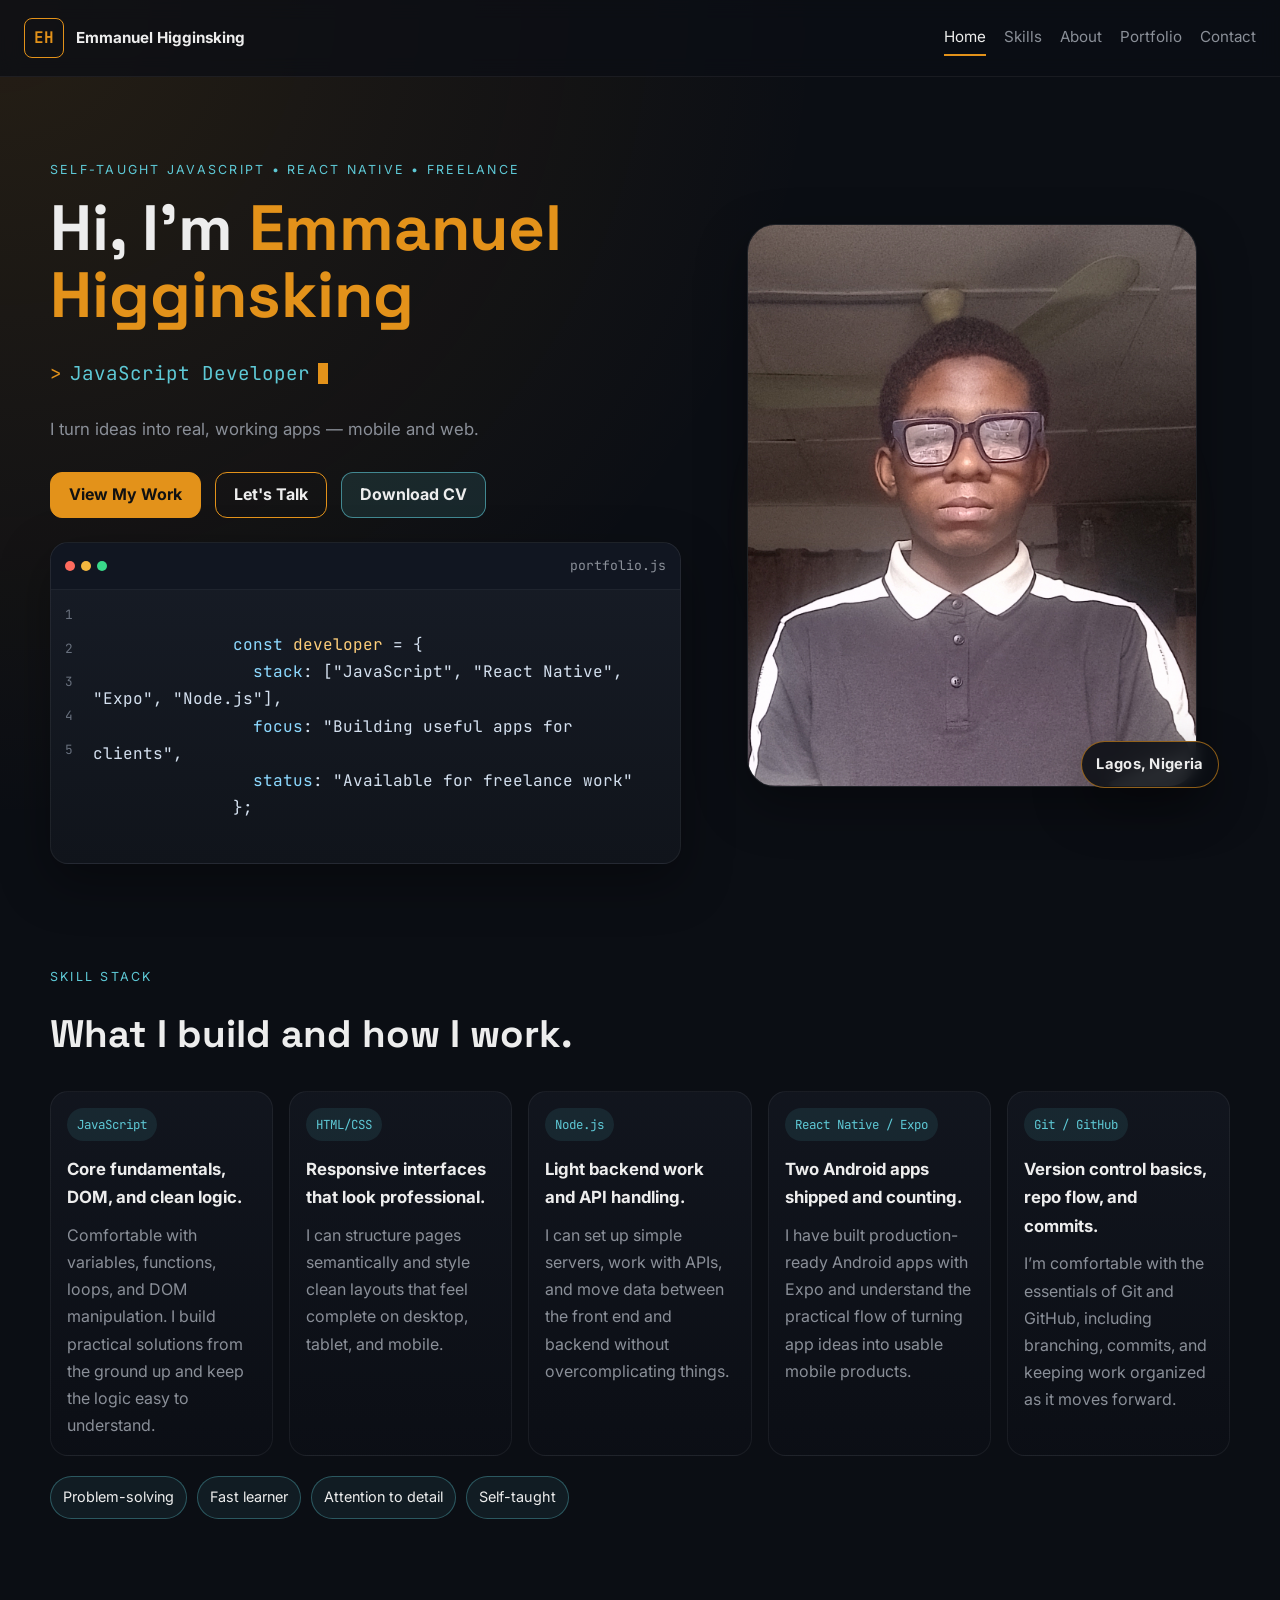
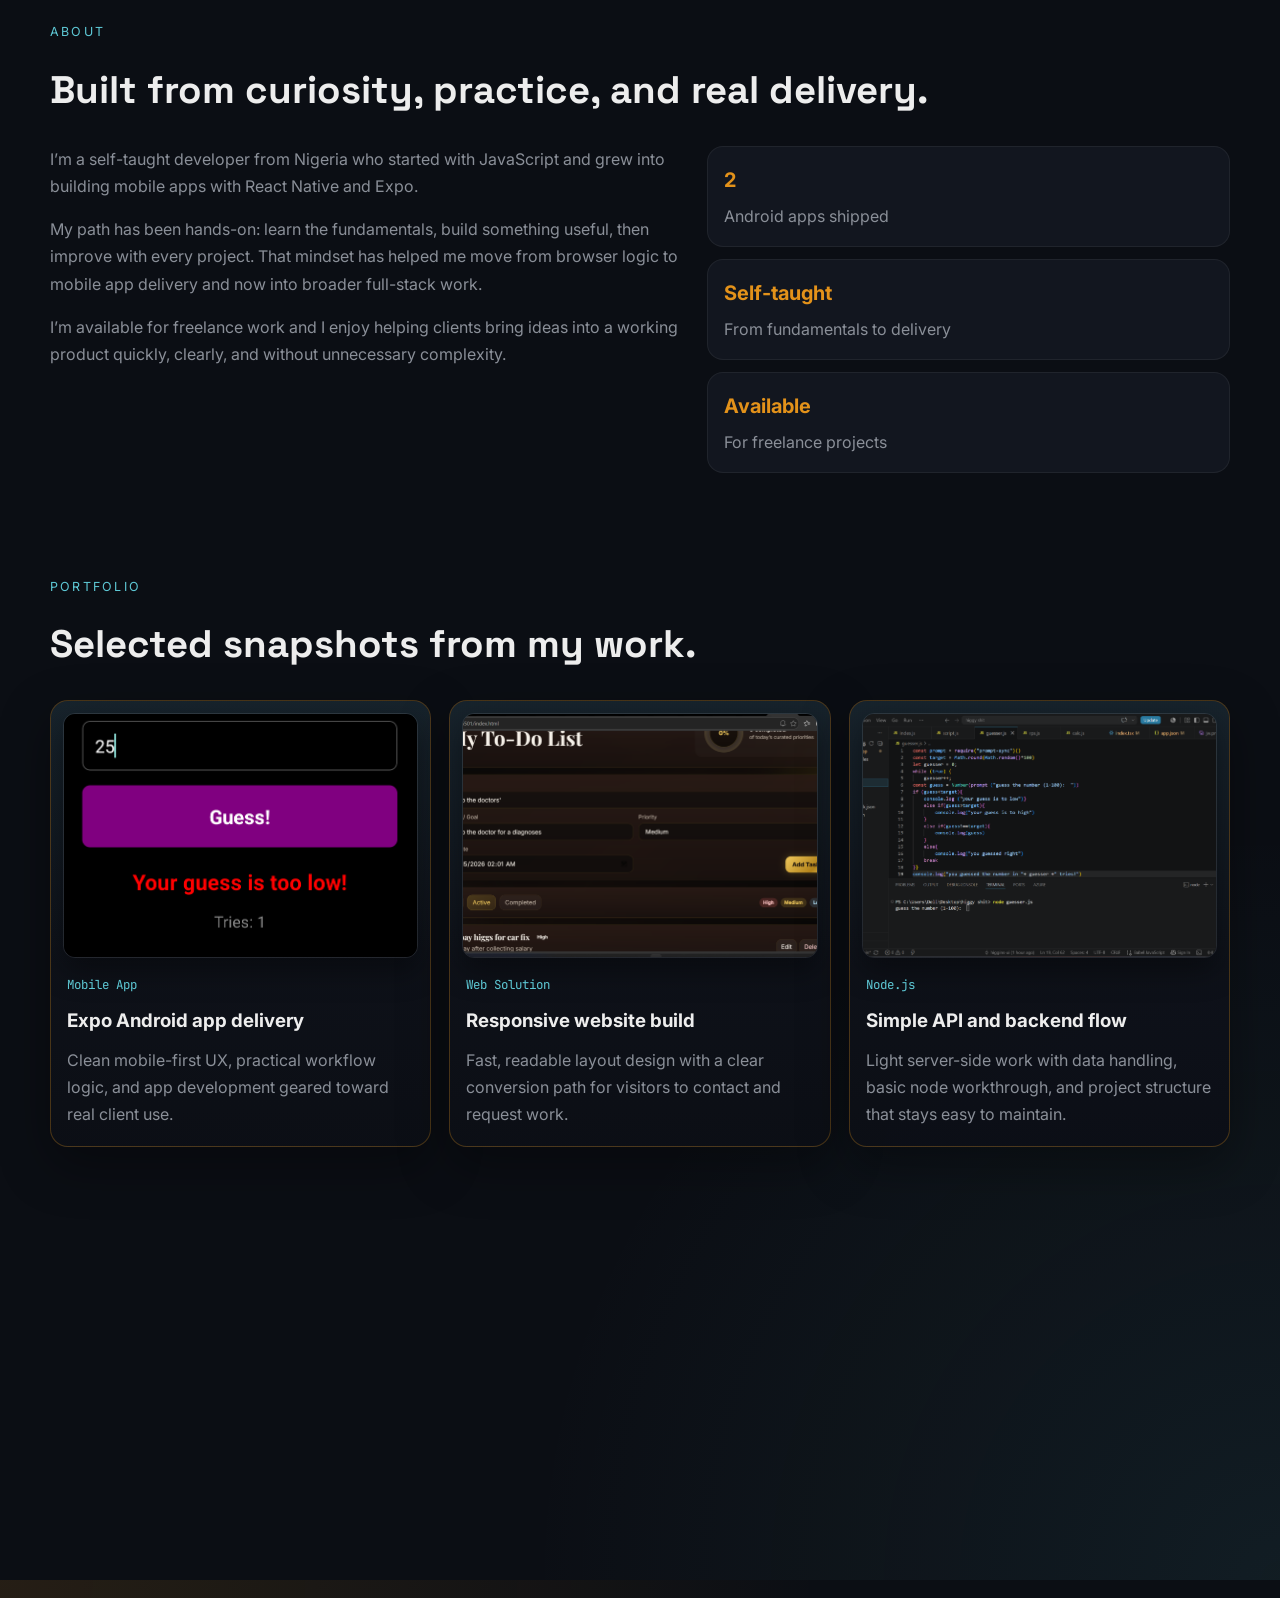
<file: index.html>
<!DOCTYPE html>
<html lang="en">
<head>
   <meta property="og:image" content="https://higgsprofile.netlify.app/pfp.png" />
  <meta property="og:image:width" content="1200" />
  <meta property="og:image:height" content="630" />
  <meta property="og:title" content="Emmanuel Higginsking | Web Developer" />
  <meta property="og:url" content="https://higgsprofile.netlify.app/" />

  <meta name="twitter:card" content="summary_large_image" />
  <meta name="twitter:image" content="https://higgsprofile.netlify.app/pfp.png" />
  <!-- Google tag (gtag.js) -->
<script async src="https://www.googletagmanager.com/gtag/js?id=G-6R6JSPH1PH"></script>
<script>
  window.dataLayer = window.dataLayer || [];
  function gtag(){dataLayer.push(arguments);}
  gtag('js', new Date());

  gtag('config', 'G-6R6JSPH1PH');
</script>
  <meta charset="UTF-8" />
  <meta name="viewport" content="width=device-width, initial-scale=1.0" />
  <title>Emmanuel Higginsking | Website Developer</title>
  <meta
    name="description"
    content="Emmanuel Higginsking — Web and MobileApp developer from Nigeria, building fast, responsive websites and apps with React, React Native, and modern JavaScript."
  />
  <link rel="preconnect" href="https://fonts.googleapis.com" />
  <link rel="preconnect" href="https://fonts.gstatic.com" crossorigin />
  <link
    href="https://fonts.googleapis.com/css2?family=Inter:wght@400;500;600;700;800&family=JetBrains+Mono:wght@400;500;700&family=Space+Grotesk:wght@500;700&display=swap"
    rel="stylesheet"
  />
  <link rel="stylesheet" href="style.css" />
  <link rel="apple-touch-icon" sizes="180x180" href="/apple-touch-icon.png">
<link rel="icon" type="image/png" sizes="32x32" href="/favicon-32x32.png">
<link rel="icon" type="image/png" sizes="16x16" href="/favicon-16x16.png">
<link rel="manifest" href="/site.webmanifest">
</head>
<body>
  <header class="site-header">
    <div class="brand">
      <span class="brand-mark">EH</span>
      <span class="brand-text">Emmanuel Higginsking</span>
    </div>
    <nav class="site-nav" aria-label="Main navigation">
      <a href="#home" class="nav-link active">Home</a>
      <a href="#skills" class="nav-link">Skills</a>
      <a href="#about" class="nav-link">About</a>
      <a href="#portfolio" class="nav-link">Portfolio</a>
      <a href="#contact" class="nav-link">Contact</a>
    </nav>
  </header>

  <main>
    <section class="hero reveal" id="home">
      <div class="hero-copy">
        <p class="eyebrow">Self-taught JavaScript • React Native • Freelance</p>
        <h1>
          Hi, I'm <span>Emmanuel Higginsking</span>
        </h1>
        <div class="typewriter-wrap" aria-live="polite">
          <span class="prompt">&gt;</span>
          <span id="typewriter-text" class="typewriter-text"></span>
          <span class="cursor" aria-hidden="true"></span>
        </div>
        <p class="value-prop">I turn ideas into real, working apps — mobile and web.</p>
        <div class="hero-actions">
          <a class="btn btn-primary" href="#skills">View My Work</a>
          <a class="btn btn-secondary" href="#contact">Let's Talk</a>
          <a class="btn btn-download" href="/higginsking CV.pdf" download>Download CV</a>
        </div>

        <div class="editor-shell" aria-label="Code terminal preview">
          <div class="editor-bar">
            <span class="dots"><i></i><i></i><i></i></span>
            <span class="editor-title">portfolio.js</span>
          </div>
          <div class="editor-body">
            <div class="line-numbers" aria-hidden="true">
              <span>1</span><span>2</span><span>3</span><span>4</span><span>5</span>
            </div>
            <code>
              <span class="token-keyword">const</span> <span class="token-var">developer</span> = {
              <span class="token-keyword">  stack</span>: ["JavaScript", "React Native", "Expo", "Node.js"],
              <span class="token-keyword">  focus</span>: "Building useful apps for clients",
              <span class="token-keyword">  status</span>: "Available for freelance work"
              };
            </code>
          </div>
        </div>
      </div>

      <div class="hero-visual">
        <div class="photo-ring"></div>
        <img src="photos/pfp.jpg" alt="Portrait of Emmanuel Higginsking" class="profile-photo" />
        <div class="location-badge">Lagos, Nigeria</div>
      </div>
    </section>

    <section class="skills reveal" id="skills">
      <div class="section-heading">
        <p class="section-label">Skill Stack</p>
        <h2>What I build and how I work.</h2>
      </div>

      <div class="skill-grid">
        <article class="skill-card">
          <div class="tab-top">JavaScript</div>
          <h3>Core fundamentals, DOM, and clean logic.</h3>
          <p>Comfortable with variables, functions, loops, and DOM manipulation. I build practical solutions from the ground up and keep the logic easy to understand.</p>
        </article>

        <article class="skill-card">
          <div class="tab-top">HTML/CSS</div>
          <h3>Responsive interfaces that look professional.</h3>
          <p>I can structure pages semantically and style clean layouts that feel complete on desktop, tablet, and mobile.</p>
        </article>

        <article class="skill-card">
          <div class="tab-top">Node.js</div>
          <h3>Light backend work and API handling.</h3>
          <p>I can set up simple servers, work with APIs, and move data between the front end and backend without overcomplicating things.</p>
        </article>

        <article class="skill-card">
          <div class="tab-top">React Native / Expo</div>
          <h3>Two Android apps shipped and counting.</h3>
          <p>I have built production-ready Android apps with Expo and understand the practical flow of turning app ideas into usable mobile products.</p>
        </article>

        <article class="skill-card">
          <div class="tab-top">Git / GitHub</div>
          <h3>Version control basics, repo flow, and commits.</h3>
          <p>I’m comfortable with the essentials of Git and GitHub, including branching, commits, and keeping work organized as it moves forward.</p>
        </article>
      </div>

      <div class="soft-skills">
        <span>Problem-solving</span>
        <span>Fast learner</span>
        <span>Attention to detail</span>
        <span>Self-taught</span>
      </div>
    </section>

    <section class="about reveal" id="about">
      <div class="section-heading">
        <p class="section-label">About</p>
        <h2>Built from curiosity, practice, and real delivery.</h2>
      </div>

      <div class="about-grid">
        <div class="about-copy">
          <p>
            I’m a self-taught developer from Nigeria who started with JavaScript and grew into building mobile apps with React Native and Expo.
          </p>
          <p>
            My path has been hands-on: learn the fundamentals, build something useful, then improve with every project. That mindset has helped me move from browser logic to mobile app delivery and now into broader full-stack work.
          </p>
          <p>
            I’m available for freelance work and I enjoy helping clients bring ideas into a working product quickly, clearly, and without unnecessary complexity.
          </p>
        </div>

        <aside class="stat-strip" aria-label="Quick profile stats">
          <div>
            <strong>2</strong>
            <span>Android apps shipped</span>
          </div>
          <div>
            <strong>Self-taught</strong>
            <span>From fundamentals to delivery</span>
          </div>
          <div>
            <strong>Available</strong>
            <span>For freelance projects</span>
          </div>
        </aside>
      </div>
    </section>

    <section class="portfolio reveal" id="portfolio">
      <div class="section-heading">
        <p class="section-label">Portfolio</p>
        <h2>Selected snapshots from my work.</h2>
      </div>

      <div class="portfolio-grid">
        <article class="project-card">
          <div class="project-media">
            <img src="photos/front1.png" alt="Mobile app showcase screenshot" />
          </div>
          <div class="project-copy">
            <span class="project-type">Mobile App</span>
            <h3>Expo Android app delivery</h3>
            <p>Clean mobile-first UX, practical workflow logic, and app development geared toward real client use.</p>
          </div>
        </article>

        <article class="project-card">
          <div class="project-media">
            <img src="photos/Screenshot 2026-07-15 020230.png" alt="Responsive website showcase screenshot" />
          </div>
          <div class="project-copy">
            <span class="project-type">Web Solution</span>
            <h3>Responsive  website build</h3>
            <p>Fast, readable layout design with a clear conversion path for visitors to contact and request work.</p>
          </div>
        </article>

        <article class="project-card">
          <div class="project-media">
            <img src="photos/backend.png" alt="Backend and API showcase screenshot" />
          </div>
          <div class="project-copy">
            <span class="project-type">Node.js</span>
            <h3>Simple API and backend flow</h3>
            <p>Light server-side work with data handling, basic node workthrough, and project structure that stays easy to maintain.</p>
          </div>
        </article>
      </div>
    </section>
  </main>

  <footer class="site-footer reveal" id="contact">
    <div class="section-heading">
      <p class="section-label">Contact</p>
      <h2>Let’s build your next app.</h2>
    </div>

    <div class="contact-card">
      <a class="contact-link" href="mailto:higginsmsendoo@gmail.com">higginsmsendoo@gmail.com</a>
      <div class="contact-links">
        <a href="https://github.com/higgins-ui" target="_blank" rel="noreferrer">GitHub</a>
        <a href="https://wa.me/2348127669236" target="_blank" rel="noreferrer">Whatsapp</a>
        <a href="https://www.tiktok.com/@higginsking" target="_blank" rel="noreferrer">TikTok</a>
        <a href="https://www.terawork.com/home/higgins" target="_blank" rel="noreferrer">Terawork</a>
      </div>
    </div>
  </footer>

  <script src="script.js"></script>
</body>
</html>
</file>
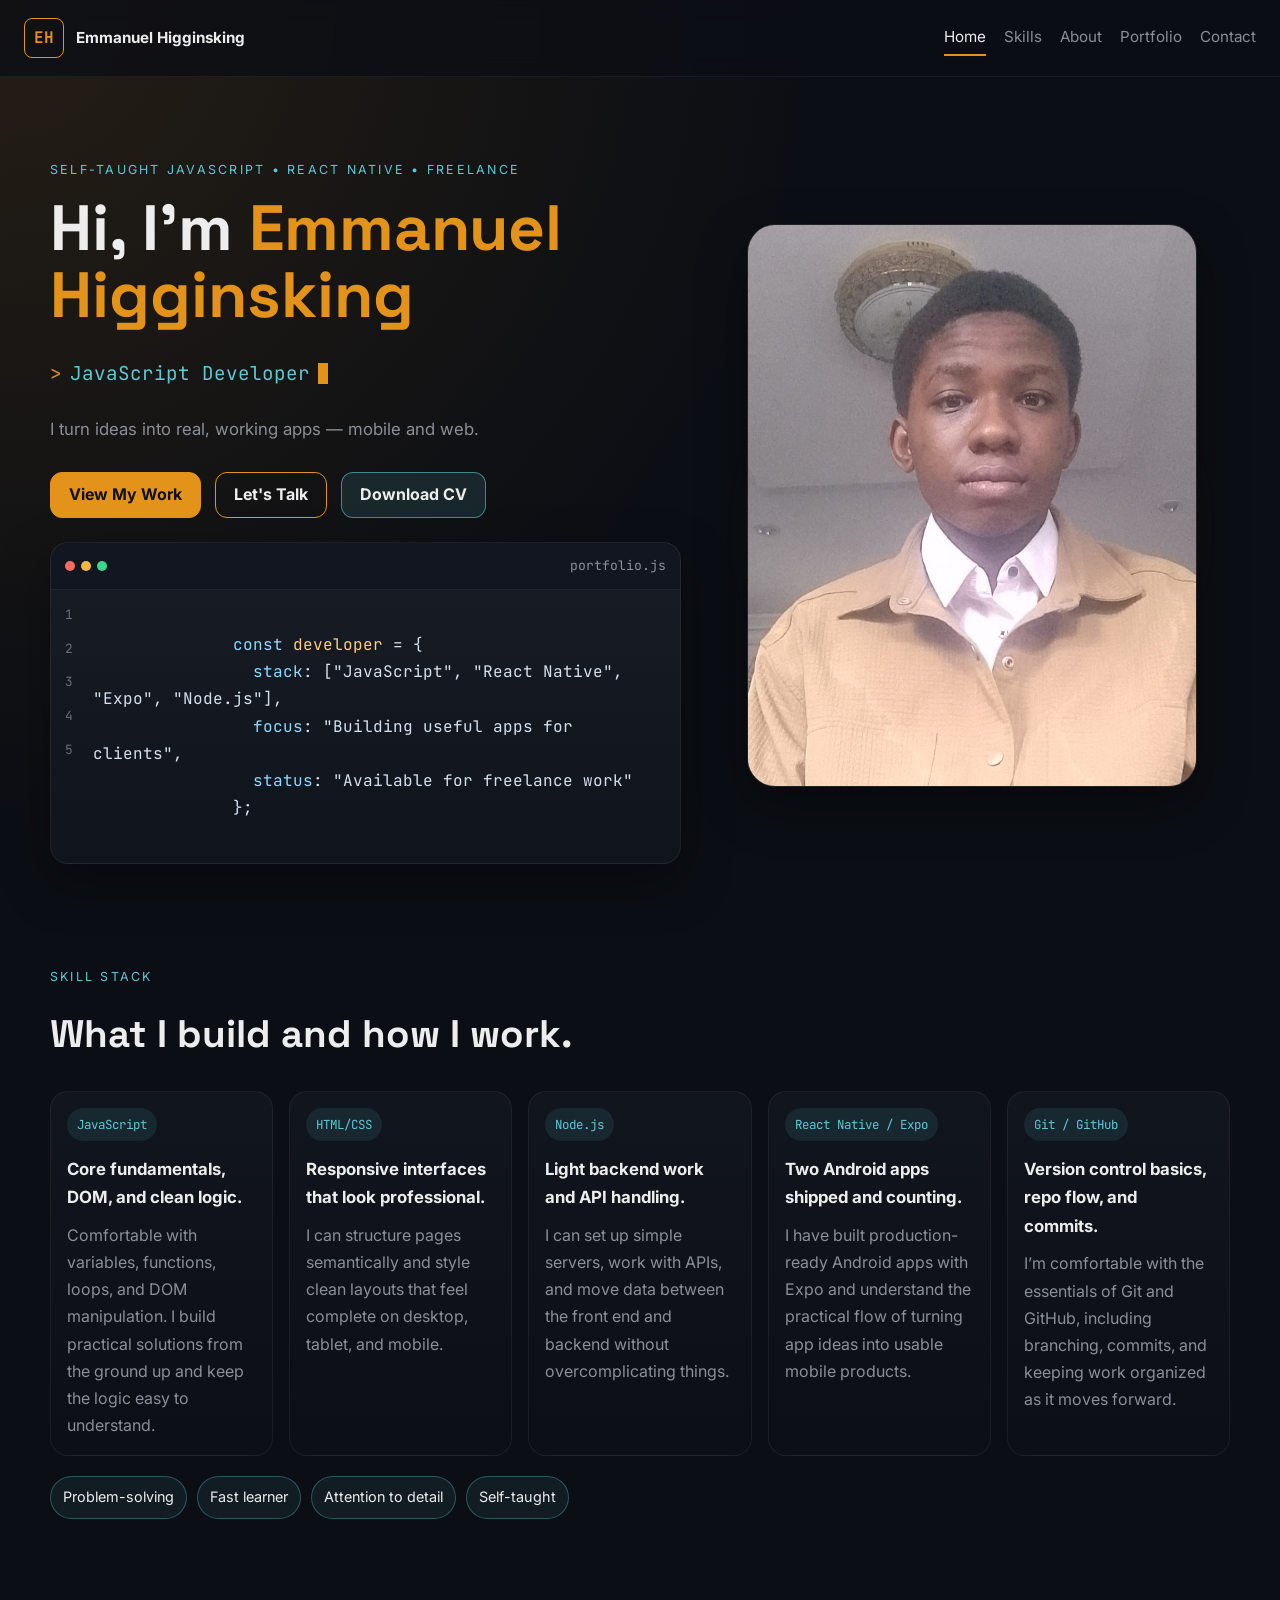
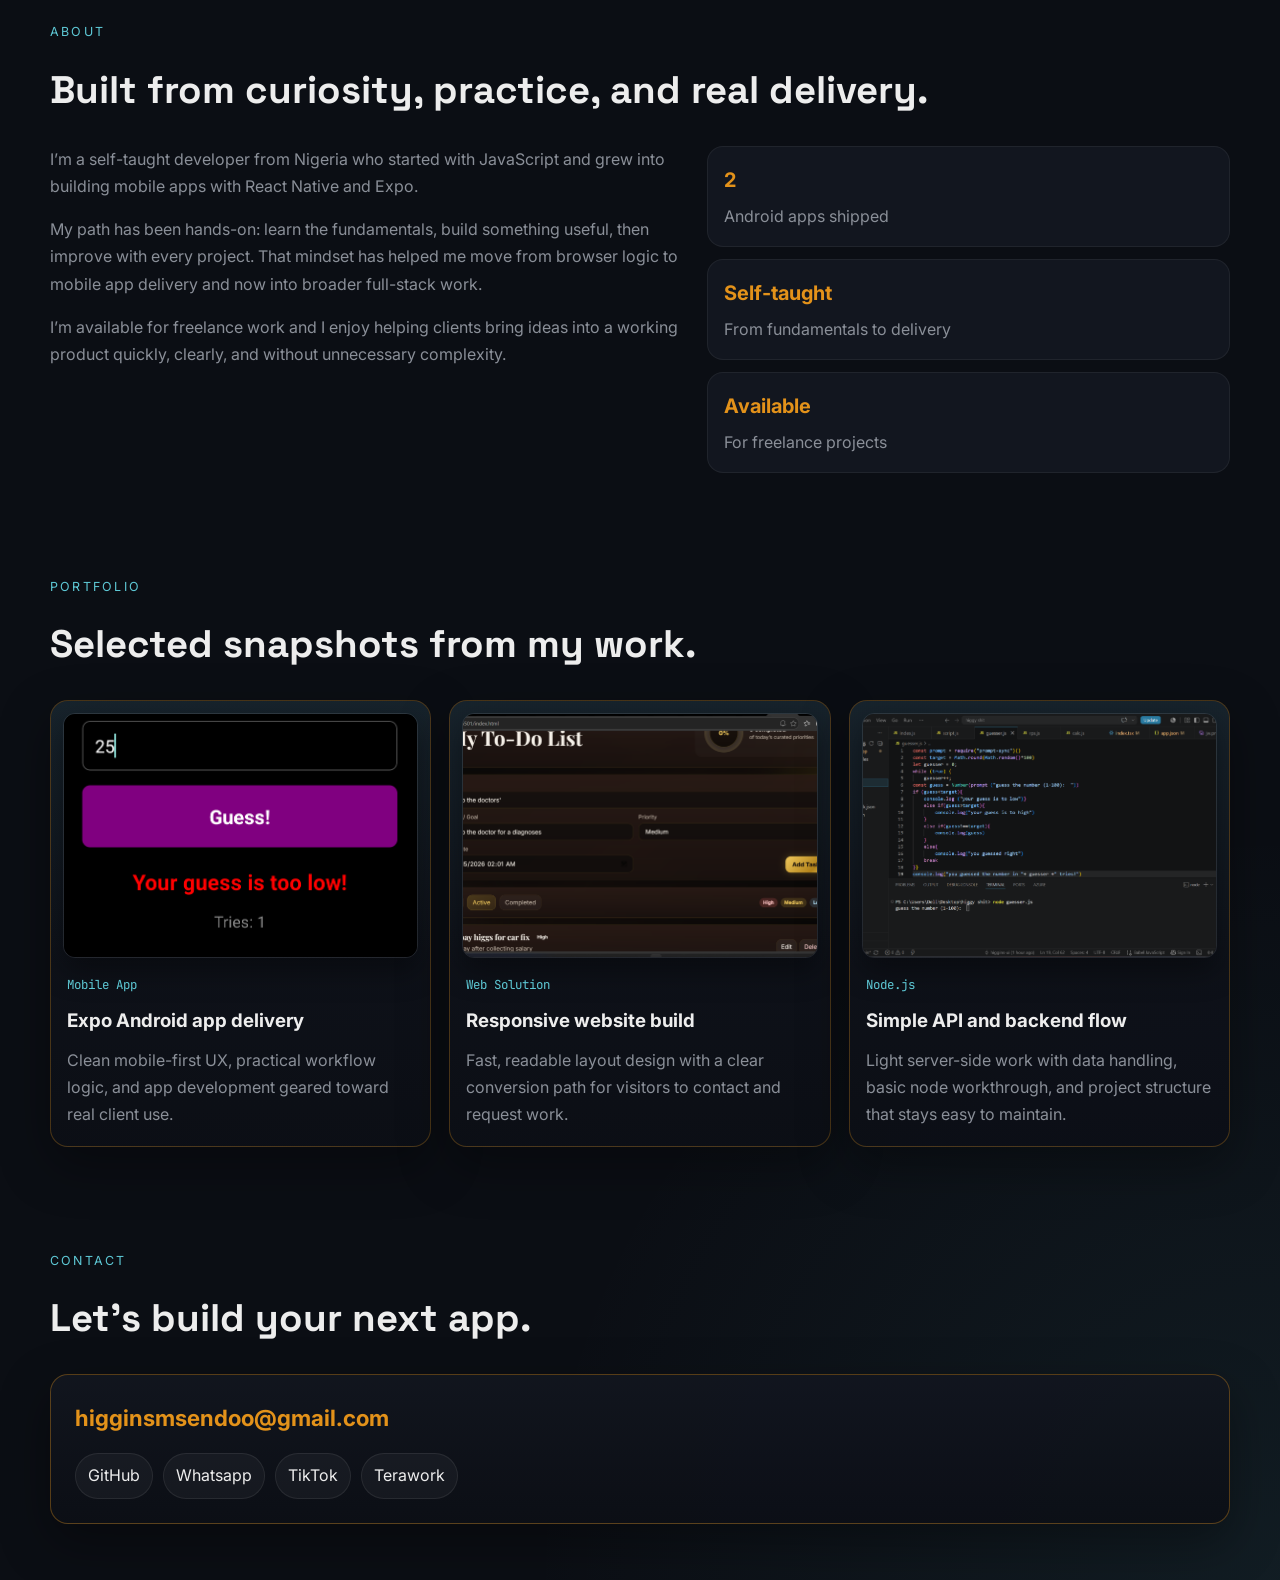
<file: test/index4.html>
<!DOCTYPE html>
<html lang="en">
<head>
  <meta charset="UTF-8" />
  <meta name="viewport" content="width=device-width, initial-scale=1.0" />
  <title>Emmanuel Higginsking | Freelance Developer</title>
  <meta
    name="description"
    content="Freelance JavaScript and React Native developer from Nigeria building mobile apps and web solutions for clients."
  />
  <link rel="preconnect" href="https://fonts.googleapis.com" />
  <link rel="preconnect" href="https://fonts.gstatic.com" crossorigin />
  <link
    href="https://fonts.googleapis.com/css2?family=Inter:wght@400;500;600;700;800&family=JetBrains+Mono:wght@400;500;700&family=Space+Grotesk:wght@500;700&display=swap"
    rel="stylesheet"
  />
  <link rel="stylesheet" href="style4.css" />
</head>
<body>
  <header class="site-header">
    <div class="brand">
      <span class="brand-mark">EH</span>
      <span class="brand-text">Emmanuel Higginsking</span>
    </div>
    <nav class="site-nav" aria-label="Main navigation">
      <a href="#home" class="nav-link active">Home</a>
      <a href="#skills" class="nav-link">Skills</a>
      <a href="#about" class="nav-link">About</a>
      <a href="#portfolio" class="nav-link">Portfolio</a>
      <a href="#contact" class="nav-link">Contact</a>
    </nav>
  </header>

  <main>
    <section class="hero reveal" id="home">
      <div class="hero-copy">
        <p class="eyebrow">Self-taught JavaScript • React Native • Freelance</p>
        <h1>
          Hi, I'm <span>Emmanuel Higginsking</span>
        </h1>
        <div class="typewriter-wrap" aria-live="polite">
          <span class="prompt">&gt;</span>
          <span id="typewriter-text" class="typewriter-text"></span>
          <span class="cursor" aria-hidden="true"></span>
        </div>
        <p class="value-prop">I turn ideas into real, working apps — mobile and web.</p>
        <div class="hero-actions">
          <a class="btn btn-primary" href="#skills">View My Work</a>
          <a class="btn btn-secondary" href="#contact">Let's Talk</a>
          <a class="btn btn-download" href="/higginsking CV.pdf" download>Download CV</a>
        </div>

        <div class="editor-shell" aria-label="Code terminal preview">
          <div class="editor-bar">
            <span class="dots"><i></i><i></i><i></i></span>
            <span class="editor-title">portfolio.js</span>
          </div>
          <div class="editor-body">
            <div class="line-numbers" aria-hidden="true">
              <span>1</span><span>2</span><span>3</span><span>4</span><span>5</span>
            </div>
            <code>
              <span class="token-keyword">const</span> <span class="token-var">developer</span> = {
              <span class="token-keyword">  stack</span>: ["JavaScript", "React Native", "Expo", "Node.js"],
              <span class="token-keyword">  focus</span>: "Building useful apps for clients",
              <span class="token-keyword">  status</span>: "Available for freelance work"
              };
            </code>
          </div>
        </div>
      </div>

      <div class="hero-visual">
        <div class="photo-ring"></div>
        <img src="photos/2.jpg" alt="Portrait of Emmanuel Higginsking" class="profile-photo" />
      </div>
    </section>

    <section class="skills reveal" id="skills">
      <div class="section-heading">
        <p class="section-label">Skill Stack</p>
        <h2>What I build and how I work.</h2>
      </div>

      <div class="skill-grid">
        <article class="skill-card">
          <div class="tab-top">JavaScript</div>
          <h3>Core fundamentals, DOM, and clean logic.</h3>
          <p>Comfortable with variables, functions, loops, and DOM manipulation. I build practical solutions from the ground up and keep the logic easy to understand.</p>
        </article>

        <article class="skill-card">
          <div class="tab-top">HTML/CSS</div>
          <h3>Responsive interfaces that look professional.</h3>
          <p>I can structure pages semantically and style clean layouts that feel complete on desktop, tablet, and mobile.</p>
        </article>

        <article class="skill-card">
          <div class="tab-top">Node.js</div>
          <h3>Light backend work and API handling.</h3>
          <p>I can set up simple servers, work with APIs, and move data between the front end and backend without overcomplicating things.</p>
        </article>

        <article class="skill-card">
          <div class="tab-top">React Native / Expo</div>
          <h3>Two Android apps shipped and counting.</h3>
          <p>I have built production-ready Android apps with Expo and understand the practical flow of turning app ideas into usable mobile products.</p>
        </article>

        <article class="skill-card">
          <div class="tab-top">Git / GitHub</div>
          <h3>Version control basics, repo flow, and commits.</h3>
          <p>I’m comfortable with the essentials of Git and GitHub, including branching, commits, and keeping work organized as it moves forward.</p>
        </article>
      </div>

      <div class="soft-skills">
        <span>Problem-solving</span>
        <span>Fast learner</span>
        <span>Attention to detail</span>
        <span>Self-taught</span>
      </div>
    </section>

    <section class="about reveal" id="about">
      <div class="section-heading">
        <p class="section-label">About</p>
        <h2>Built from curiosity, practice, and real delivery.</h2>
      </div>

      <div class="about-grid">
        <div class="about-copy">
          <p>
            I’m a self-taught developer from Nigeria who started with JavaScript and grew into building mobile apps with React Native and Expo.
          </p>
          <p>
            My path has been hands-on: learn the fundamentals, build something useful, then improve with every project. That mindset has helped me move from browser logic to mobile app delivery and now into broader full-stack work.
          </p>
          <p>
            I’m available for freelance work and I enjoy helping clients bring ideas into a working product quickly, clearly, and without unnecessary complexity.
          </p>
        </div>

        <aside class="stat-strip" aria-label="Quick profile stats">
          <div>
            <strong>2</strong>
            <span>Android apps shipped</span>
          </div>
          <div>
            <strong>Self-taught</strong>
            <span>From fundamentals to delivery</span>
          </div>
          <div>
            <strong>Available</strong>
            <span>For freelance projects</span>
          </div>
        </aside>
      </div>
    </section>

    <section class="portfolio reveal" id="portfolio">
      <div class="section-heading">
        <p class="section-label">Portfolio</p>
        <h2>Selected snapshots from my work.</h2>
      </div>

      <div class="portfolio-grid">
        <article class="project-card">
          <div class="project-media">
            <img src="/test/photos/front1.png" alt="Mobile app showcase screenshot" />
          </div>
          <div class="project-copy">
            <span class="project-type">Mobile App</span>
            <h3>Expo Android app delivery</h3>
            <p>Clean mobile-first UX, practical workflow logic, and app development geared toward real client use.</p>
          </div>
        </article>

        <article class="project-card">
          <div class="project-media">
            <img src="/test/photos/Screenshot 2026-07-15 020230.png" alt="Responsive website showcase screenshot" />
          </div>
          <div class="project-copy">
            <span class="project-type">Web Solution</span>
            <h3>Responsive  website build</h3>
            <p>Fast, readable layout design with a clear conversion path for visitors to contact and request work.</p>
          </div>
        </article>

        <article class="project-card">
          <div class="project-media">
            <img src="/test/photos/backend.png" alt="Backend and API showcase screenshot" />
          </div>
          <div class="project-copy">
            <span class="project-type">Node.js</span>
            <h3>Simple API and backend flow</h3>
            <p>Light server-side work with data handling, basic node workthrough, and project structure that stays easy to maintain.</p>
          </div>
        </article>
      </div>
    </section>
  </main>

  <footer class="site-footer reveal" id="contact">
    <div class="section-heading">
      <p class="section-label">Contact</p>
      <h2>Let’s build your next app.</h2>
    </div>

    <div class="contact-card">
      <a class="contact-link" href="mailto:higginsmsendoo@gmail.com">higginsmsendoo@gmail.com</a>
      <div class="contact-links">
        <a href="https://github.com/higgins-ui" target="_blank" rel="noreferrer">GitHub</a>
        <a href="https://wa.me/2348127669236" target="_blank" rel="noreferrer">Whatsapp</a>
        <a href="https://www.tiktok.com/@higginsking" target="_blank" rel="noreferrer">TikTok</a>
        <a href="https://www.terawork.com/home/higgins" target="_blank" rel="noreferrer">Terawork</a>
      </div>
    </div>
  </footer>

  <script src="script4.js"></script>
</body>
</html>
</file>
<file: style.css>
:root {
  --bg: #0b0e14;
  --surface: #12161f;
  --surface-2: #18202b;
  --accent: #e3921a;
  --accent-soft: #5ec9d6;
  --text: #ededed;
  --muted: #8a8f98;
  --border: rgba(227, 146, 26, 0.22);
  --shadow: 0 18px 50px rgba(0, 0, 0, 0.35);
  --radius: 20px;
}

* {
  box-sizing: border-box;
}

html {
  scroll-behavior: smooth;
}

body {
  margin: 0;
  font-family: "Inter", sans-serif;
  background:
    radial-gradient(circle at top left, rgba(227, 146, 26, 0.12), transparent 24%),
    radial-gradient(circle at bottom right, rgba(94, 201, 214, 0.08), transparent 22%),
    var(--bg);
  color: var(--text);
  line-height: 1.7;
}

a {
  color: inherit;
  text-decoration: none;
}

img {
  max-width: 100%;
  display: block;
}

.site-header {
  position: sticky;
  top: 0;
  z-index: 100;
  display: flex;
  align-items: center;
  justify-content: space-between;
  gap: 16px;
  padding: 18px 24px;
  backdrop-filter: blur(10px);
  background: rgba(11, 14, 20, 0.75);
  border-bottom: 1px solid rgba(255, 255, 255, 0.06);
}

.brand {
  display: flex;
  align-items: center;
  gap: 12px;
  font-weight: 700;
}

.brand-mark {
  display: inline-grid;
  place-items: center;
  width: 40px;
  height: 40px;
  border: 1px solid var(--accent);
  border-radius: 8px;
  color: var(--accent);
  font-family: "JetBrains Mono", monospace;
}

.brand-text {
  font-size: 0.95rem;
}

.site-nav {
  display: flex;
  gap: 18px;
}

.nav-link {
  position: relative;
  font-size: 0.95rem;
  color: var(--muted);
  padding-bottom: 2px;
}

.nav-link::after {
  content: "";
  position: absolute;
  left: 0;
  bottom: -4px;
  width: 100%;
  height: 2px;
  background: var(--accent);
  transform: scaleX(0);
  transform-origin: left;
  transition: transform 0.25s ease;
}

.nav-link:hover::after,
.nav-link:focus-visible::after,
.nav-link.active::after {
  transform: scaleX(1);
}

.nav-link:hover,
.nav-link:focus-visible,
.nav-link.active {
  color: var(--text);
}

main,
.site-footer {
  width: min(1180px, calc(100% - 32px));
  margin: 0 auto;
}

.hero {
  display: grid;
  grid-template-columns: 1.1fr 0.9fr;
  gap: 32px;
  align-items: center;
  padding: 70px 0 56px;
}

.hero-copy h1,
.section-heading h2 {
  font-family: "Space Grotesk", sans-serif;
}

.hero-copy h1 {
  margin: 0 0 18px;
  font-size: clamp(2.5rem, 5vw, 4.3rem);
  line-height: 1.05;
}

.hero-copy h1 span {
  color: var(--accent);
}

.eyebrow,
.section-label {
  text-transform: uppercase;
  letter-spacing: 0.18em;
  font-size: 0.78rem;
  color: var(--accent-soft);
  margin-bottom: 14px;
}

.typewriter-wrap {
  display: inline-flex;
  align-items: center;
  gap: 8px;
  min-height: 52px;
  margin-bottom: 16px;
  font-family: "JetBrains Mono", monospace;
  color: var(--accent-soft);
  font-size: clamp(1rem, 2vw, 1.2rem);
}

.prompt {
  color: var(--accent);
}

.cursor {
  width: 10px;
  height: 1.1em;
  background: var(--accent);
  animation: blink 1s infinite;
}

@keyframes blink {
  0%, 49% { opacity: 1; }
  50%, 100% { opacity: 0; }
}

.value-prop {
  max-width: 660px;
  margin: 0 0 28px;
  color: var(--muted);
  font-size: 1.05rem;
}

.hero-actions {
  display: flex;
  gap: 14px;
  flex-wrap: wrap;
  margin-bottom: 24px;
}

.btn {
  display: inline-flex;
  align-items: center;
  justify-content: center;
  min-height: 46px;
  padding: 0 18px;
  border-radius: 12px;
  border: 1px solid var(--accent);
  font-weight: 700;
  transition: transform 0.2s ease, background 0.2s ease, color 0.2s ease;
}

.btn:hover,
.btn:focus-visible {
  transform: translateY(-2px);
}

.btn-primary {
  background: var(--accent);
  color: #111;
}

.btn-secondary {
  color: var(--text);
  background: transparent;
}

.btn-download {
  color: var(--text);
  background: rgba(94, 201, 214, 0.12);
  border-color: rgba(94, 201, 214, 0.6);
}

.editor-shell {
  overflow: hidden;
  background: linear-gradient(180deg, #171c26, #10141b);
  border: 1px solid rgba(255, 255, 255, 0.06);
  border-radius: 18px;
  box-shadow: var(--shadow);
}

.editor-bar {
  display: flex;
  align-items: center;
  justify-content: space-between;
  padding: 12px 14px;
  background: #111621;
  border-bottom: 1px solid rgba(255, 255, 255, 0.06);
}

.dots {
  display: flex;
  gap: 6px;
}

.dots i {
  width: 10px;
  height: 10px;
  border-radius: 50%;
  background: #8a8f98;
}

.dots i:nth-child(1) { background: #ff6b5e; }
.dots i:nth-child(2) { background: #f4b73f; }
.dots i:nth-child(3) { background: #39d98a; }

.editor-title {
  color: var(--muted);
  font-size: 0.82rem;
  font-family: "JetBrains Mono", monospace;
}

.editor-body {
  display: grid;
  grid-template-columns: 42px 1fr;
  gap: 0;
  padding: 14px 0;
}

.line-numbers {
  display: flex;
  flex-direction: column;
  gap: 12px;
  padding-left: 14px;
  color: #68707d;
  font-family: "JetBrains Mono", monospace;
  font-size: 0.8rem;
}

.editor-body code {
  display: block;
  padding-right: 18px;
  white-space: pre-wrap;
  font-family: "JetBrains Mono", monospace;
  color: #d4e0ef;
}

.token-keyword { color: #8dd9ff; }
.token-var { color: #ffcf7b; }

.hero-visual {
  position: relative;
  display: grid;
  place-items: center;
}

.photo-ring {
  position: absolute;
  inset: auto 20px 10px 20px;
  height: 88%;
  border-radius: 28px;
  background: radial-gradient(circle at center, rgba(227, 146, 26, 0.28), transparent 70%);
  filter: blur(8px);
}

.location-badge {
  position: absolute;
  right: 12px;
  bottom: -1px;
  padding: 10px 14px;
  border-radius: 999px;
  background: rgba(11, 14, 20, 0.88);
  border: 1px solid rgba(227, 146, 26, 0.6);
  color: var(--text);
  font-size: 0.92rem;
  font-weight: 700;
  letter-spacing: 0.02em;
  box-shadow: var(--shadow);
  backdrop-filter: blur(8px);
}

.profile-photo {
  position: relative;
  width: min(450px, 84vw);
  aspect-ratio: 4 / 5;
  object-fit: cover;
  border-radius: 28px;
  border: 1px solid rgba(255, 255, 255, 0.08);
  box-shadow: var(--shadow);
}

.skills,
.about,
.site-footer {
  padding: 34px 0 56px;
}

.section-heading {
  margin-bottom: 24px;
}

.section-heading h2 {
  margin: 0;
  font-size: clamp(1.8rem, 3vw, 2.7rem);
}

.skill-grid {
  display: grid;
  grid-template-columns: repeat(5, minmax(0, 1fr));
  gap: 16px;
}

.skill-card {
  background: linear-gradient(180deg, rgba(18, 22, 31, 0.96), rgba(12, 15, 22, 0.96));
  border: 1px solid rgba(255, 255, 255, 0.06);
  border-radius: 18px;
  padding: 16px;
  transition: transform 0.24s ease, border-color 0.24s ease, box-shadow 0.24s ease;
}

.skill-card:hover,
.skill-card:focus-within {
  transform: translateY(-4px);
  border-color: rgba(227, 146, 26, 0.7);
  box-shadow: 0 0 0 1px rgba(227, 146, 26, 0.25), 0 18px 32px rgba(0, 0, 0, 0.25);
}

.tab-top {
  display: inline-block;
  margin-bottom: 14px;
  padding: 6px 10px;
  border-radius: 999px;
  background: rgba(94, 201, 214, 0.1);
  color: var(--accent-soft);
  font-family: "JetBrains Mono", monospace;
  font-size: 0.78rem;
}

.skill-card h3 {
  margin: 0 0 10px;
  font-size: 1.05rem;
}

.skill-card p,
.about-copy p {
  margin: 0;
  color: var(--muted);
}

.soft-skills {
  display: flex;
  flex-wrap: wrap;
  gap: 10px;
  margin-top: 20px;
}

.soft-skills span {
  padding: 8px 12px;
  border-radius: 999px;
  border: 1px solid rgba(94, 201, 214, 0.34);
  background: rgba(94, 201, 214, 0.08);
  color: var(--text);
  font-size: 0.9rem;
}

.about-grid {
  display: grid;
  grid-template-columns: 1.1fr 0.9fr;
  gap: 18px;
  align-items: start;
}

.about-copy {
  display: grid;
  gap: 16px;
}

.stat-strip {
  display: grid;
  grid-template-columns: 1fr;
  gap: 12px;
}

.stat-strip div {
  background: var(--surface);
  border: 1px solid rgba(255, 255, 255, 0.06);
  border-radius: 16px;
  padding: 16px;
}

.stat-strip strong {
  display: block;
  margin-bottom: 6px;
  font-size: 1.25rem;
  color: var(--accent);
}

.stat-strip span {
  color: var(--muted);
}

.portfolio {
  padding: 34px 0 56px;
}

.portfolio-grid {
  display: grid;
  grid-template-columns: repeat(3, minmax(0, 1fr));
  gap: 18px;
}

.project-card {
  overflow: hidden;
  background: linear-gradient(180deg, rgba(18, 22, 31, 0.96), rgba(12, 15, 22, 0.96));
  border: 1px solid rgba(227, 146, 26, 0.28);
  border-radius: 18px;
  box-shadow: var(--shadow);
  transition: transform 0.24s ease, border-color 0.24s ease;
}

.project-card:hover,
.project-card:focus-within {
  transform: translateY(-4px);
  border-color: rgba(227, 146, 26, 0.75);
}

.project-media {
  padding: 12px;
  background: linear-gradient(180deg, rgba(94, 201, 214, 0.08), rgba(11, 14, 20, 0));
}

.project-media img {
  width: 100%;
  aspect-ratio: 16 / 11;
  object-fit: cover;
  border-radius: 12px;
  border: 1px solid rgba(255, 255, 255, 0.09);
  box-shadow: 0 12px 30px rgba(0, 0, 0, 0.4);
}

.project-copy {
  padding: 0 16px 18px;
}

.project-type {
  display: inline-block;
  margin-bottom: 10px;
  font-family: "JetBrains Mono", monospace;
  font-size: 0.78rem;
  color: var(--accent-soft);
}

.project-copy h3 {
  margin: 0 0 10px;
}

.project-copy p {
  margin: 0;
  color: var(--muted);
}

.contact-card {
  background: linear-gradient(180deg, rgba(18, 22, 31, 0.96), rgba(12, 15, 22, 0.96));
  padding: 24px;
  border: 1px solid rgba(227, 146, 26, 0.35);
  border-radius: 18px;
  box-shadow: var(--shadow);
}

.contact-link {
  display: inline-block;
  margin-bottom: 16px;
  font-size: clamp(1.05rem, 2vw, 1.4rem);
  font-weight: 700;
  color: var(--accent);
}

.contact-links {
  display: flex;
  flex-wrap: wrap;
  gap: 10px;
}

.contact-links a {
  padding: 8px 12px;
  border-radius: 999px;
  background: rgba(255, 255, 255, 0.04);
  border: 1px solid rgba(255, 255, 255, 0.08);
}

.reveal {
  opacity: 0;
  transform: translateY(18px);
  transition: opacity 0.6s ease, transform 0.6s ease;
}

.reveal.visible {
  opacity: 1;
  transform: translateY(0);
}

:focus-visible {
  outline: 2px solid var(--accent-soft);
  outline-offset: 3px;
}

@media (max-width: 940px) {
  .hero,
  .about-grid,
  .skill-grid,
  .portfolio-grid {
    grid-template-columns: 1fr;
  }

  .skill-grid {
    grid-template-columns: repeat(2, minmax(0, 1fr));
  }
}

@media (max-width: 640px) {
  .site-header {
    align-items: flex-start;
    flex-direction: column;
  }

  .site-nav {
    flex-wrap: wrap;
  }

  .hero {
    padding-top: 38px;
  }

  .typewriter-wrap {
    min-height: 44px;
  }

  .skill-grid {
    grid-template-columns: 1fr;
  }
}

@media (prefers-reduced-motion: reduce) {
  html {
    scroll-behavior: auto;
  }

  .cursor,
  .reveal,
  .btn,
  .nav-link::after,
  .skill-card {
    animation: none !important;
    transition: none !important;
  }

  .reveal {
    opacity: 1;
    transform: none;
  }
}
</file>
<file: test/style4.css>
:root {
  --bg: #0b0e14;
  --surface: #12161f;
  --surface-2: #18202b;
  --accent: #e3921a;
  --accent-soft: #5ec9d6;
  --text: #ededed;
  --muted: #8a8f98;
  --border: rgba(227, 146, 26, 0.22);
  --shadow: 0 18px 50px rgba(0, 0, 0, 0.35);
  --radius: 20px;
}

* {
  box-sizing: border-box;
}

html {
  scroll-behavior: smooth;
}

body {
  margin: 0;
  font-family: "Inter", sans-serif;
  background:
    radial-gradient(circle at top left, rgba(227, 146, 26, 0.12), transparent 24%),
    radial-gradient(circle at bottom right, rgba(94, 201, 214, 0.08), transparent 22%),
    var(--bg);
  color: var(--text);
  line-height: 1.7;
}

a {
  color: inherit;
  text-decoration: none;
}

img {
  max-width: 100%;
  display: block;
}

.site-header {
  position: sticky;
  top: 0;
  z-index: 100;
  display: flex;
  align-items: center;
  justify-content: space-between;
  gap: 16px;
  padding: 18px 24px;
  backdrop-filter: blur(10px);
  background: rgba(11, 14, 20, 0.75);
  border-bottom: 1px solid rgba(255, 255, 255, 0.06);
}

.brand {
  display: flex;
  align-items: center;
  gap: 12px;
  font-weight: 700;
}

.brand-mark {
  display: inline-grid;
  place-items: center;
  width: 40px;
  height: 40px;
  border: 1px solid var(--accent);
  border-radius: 8px;
  color: var(--accent);
  font-family: "JetBrains Mono", monospace;
}

.brand-text {
  font-size: 0.95rem;
}

.site-nav {
  display: flex;
  gap: 18px;
}

.nav-link {
  position: relative;
  font-size: 0.95rem;
  color: var(--muted);
  padding-bottom: 2px;
}

.nav-link::after {
  content: "";
  position: absolute;
  left: 0;
  bottom: -4px;
  width: 100%;
  height: 2px;
  background: var(--accent);
  transform: scaleX(0);
  transform-origin: left;
  transition: transform 0.25s ease;
}

.nav-link:hover::after,
.nav-link:focus-visible::after,
.nav-link.active::after {
  transform: scaleX(1);
}

.nav-link:hover,
.nav-link:focus-visible,
.nav-link.active {
  color: var(--text);
}

main,
.site-footer {
  width: min(1180px, calc(100% - 32px));
  margin: 0 auto;
}

.hero {
  display: grid;
  grid-template-columns: 1.1fr 0.9fr;
  gap: 32px;
  align-items: center;
  padding: 70px 0 56px;
}

.hero-copy h1,
.section-heading h2 {
  font-family: "Space Grotesk", sans-serif;
}

.hero-copy h1 {
  margin: 0 0 18px;
  font-size: clamp(2.5rem, 5vw, 4.3rem);
  line-height: 1.05;
}

.hero-copy h1 span {
  color: var(--accent);
}

.eyebrow,
.section-label {
  text-transform: uppercase;
  letter-spacing: 0.18em;
  font-size: 0.78rem;
  color: var(--accent-soft);
  margin-bottom: 14px;
}

.typewriter-wrap {
  display: inline-flex;
  align-items: center;
  gap: 8px;
  min-height: 52px;
  margin-bottom: 16px;
  font-family: "JetBrains Mono", monospace;
  color: var(--accent-soft);
  font-size: clamp(1rem, 2vw, 1.2rem);
}

.prompt {
  color: var(--accent);
}

.cursor {
  width: 10px;
  height: 1.1em;
  background: var(--accent);
  animation: blink 1s infinite;
}

@keyframes blink {
  0%, 49% { opacity: 1; }
  50%, 100% { opacity: 0; }
}

.value-prop {
  max-width: 660px;
  margin: 0 0 28px;
  color: var(--muted);
  font-size: 1.05rem;
}

.hero-actions {
  display: flex;
  gap: 14px;
  flex-wrap: wrap;
  margin-bottom: 24px;
}

.btn {
  display: inline-flex;
  align-items: center;
  justify-content: center;
  min-height: 46px;
  padding: 0 18px;
  border-radius: 12px;
  border: 1px solid var(--accent);
  font-weight: 700;
  transition: transform 0.2s ease, background 0.2s ease, color 0.2s ease;
}

.btn:hover,
.btn:focus-visible {
  transform: translateY(-2px);
}

.btn-primary {
  background: var(--accent);
  color: #111;
}

.btn-secondary {
  color: var(--text);
  background: transparent;
}

.btn-download {
  color: var(--text);
  background: rgba(94, 201, 214, 0.12);
  border-color: rgba(94, 201, 214, 0.6);
}

.editor-shell {
  overflow: hidden;
  background: linear-gradient(180deg, #171c26, #10141b);
  border: 1px solid rgba(255, 255, 255, 0.06);
  border-radius: 18px;
  box-shadow: var(--shadow);
}

.editor-bar {
  display: flex;
  align-items: center;
  justify-content: space-between;
  padding: 12px 14px;
  background: #111621;
  border-bottom: 1px solid rgba(255, 255, 255, 0.06);
}

.dots {
  display: flex;
  gap: 6px;
}

.dots i {
  width: 10px;
  height: 10px;
  border-radius: 50%;
  background: #8a8f98;
}

.dots i:nth-child(1) { background: #ff6b5e; }
.dots i:nth-child(2) { background: #f4b73f; }
.dots i:nth-child(3) { background: #39d98a; }

.editor-title {
  color: var(--muted);
  font-size: 0.82rem;
  font-family: "JetBrains Mono", monospace;
}

.editor-body {
  display: grid;
  grid-template-columns: 42px 1fr;
  gap: 0;
  padding: 14px 0;
}

.line-numbers {
  display: flex;
  flex-direction: column;
  gap: 12px;
  padding-left: 14px;
  color: #68707d;
  font-family: "JetBrains Mono", monospace;
  font-size: 0.8rem;
}

.editor-body code {
  display: block;
  padding-right: 18px;
  white-space: pre-wrap;
  font-family: "JetBrains Mono", monospace;
  color: #d4e0ef;
}

.token-keyword { color: #8dd9ff; }
.token-var { color: #ffcf7b; }

.hero-visual {
  position: relative;
  display: grid;
  place-items: center;
}

.photo-ring {
  position: absolute;
  inset: auto 20px 10px 20px;
  height: 88%;
  border-radius: 28px;
  background: radial-gradient(circle at center, rgba(227, 146, 26, 0.28), transparent 70%);
  filter: blur(8px);
}

.profile-photo {
  position: relative;
  width: min(450px, 84vw);
  aspect-ratio: 4 / 5;
  object-fit: cover;
  border-radius: 28px;
  border: 1px solid rgba(255, 255, 255, 0.08);
  box-shadow: var(--shadow);
}

.skills,
.about,
.site-footer {
  padding: 34px 0 56px;
}

.section-heading {
  margin-bottom: 24px;
}

.section-heading h2 {
  margin: 0;
  font-size: clamp(1.8rem, 3vw, 2.7rem);
}

.skill-grid {
  display: grid;
  grid-template-columns: repeat(5, minmax(0, 1fr));
  gap: 16px;
}

.skill-card {
  background: linear-gradient(180deg, rgba(18, 22, 31, 0.96), rgba(12, 15, 22, 0.96));
  border: 1px solid rgba(255, 255, 255, 0.06);
  border-radius: 18px;
  padding: 16px;
  transition: transform 0.24s ease, border-color 0.24s ease, box-shadow 0.24s ease;
}

.skill-card:hover,
.skill-card:focus-within {
  transform: translateY(-4px);
  border-color: rgba(227, 146, 26, 0.7);
  box-shadow: 0 0 0 1px rgba(227, 146, 26, 0.25), 0 18px 32px rgba(0, 0, 0, 0.25);
}

.tab-top {
  display: inline-block;
  margin-bottom: 14px;
  padding: 6px 10px;
  border-radius: 999px;
  background: rgba(94, 201, 214, 0.1);
  color: var(--accent-soft);
  font-family: "JetBrains Mono", monospace;
  font-size: 0.78rem;
}

.skill-card h3 {
  margin: 0 0 10px;
  font-size: 1.05rem;
}

.skill-card p,
.about-copy p {
  margin: 0;
  color: var(--muted);
}

.soft-skills {
  display: flex;
  flex-wrap: wrap;
  gap: 10px;
  margin-top: 20px;
}

.soft-skills span {
  padding: 8px 12px;
  border-radius: 999px;
  border: 1px solid rgba(94, 201, 214, 0.34);
  background: rgba(94, 201, 214, 0.08);
  color: var(--text);
  font-size: 0.9rem;
}

.about-grid {
  display: grid;
  grid-template-columns: 1.1fr 0.9fr;
  gap: 18px;
  align-items: start;
}

.about-copy {
  display: grid;
  gap: 16px;
}

.stat-strip {
  display: grid;
  grid-template-columns: 1fr;
  gap: 12px;
}

.stat-strip div {
  background: var(--surface);
  border: 1px solid rgba(255, 255, 255, 0.06);
  border-radius: 16px;
  padding: 16px;
}

.stat-strip strong {
  display: block;
  margin-bottom: 6px;
  font-size: 1.25rem;
  color: var(--accent);
}

.stat-strip span {
  color: var(--muted);
}

.portfolio {
  padding: 34px 0 56px;
}

.portfolio-grid {
  display: grid;
  grid-template-columns: repeat(3, minmax(0, 1fr));
  gap: 18px;
}

.project-card {
  overflow: hidden;
  background: linear-gradient(180deg, rgba(18, 22, 31, 0.96), rgba(12, 15, 22, 0.96));
  border: 1px solid rgba(227, 146, 26, 0.28);
  border-radius: 18px;
  box-shadow: var(--shadow);
  transition: transform 0.24s ease, border-color 0.24s ease;
}

.project-card:hover,
.project-card:focus-within {
  transform: translateY(-4px);
  border-color: rgba(227, 146, 26, 0.75);
}

.project-media {
  padding: 12px;
  background: linear-gradient(180deg, rgba(94, 201, 214, 0.08), rgba(11, 14, 20, 0));
}

.project-media img {
  width: 100%;
  aspect-ratio: 16 / 11;
  object-fit: cover;
  border-radius: 12px;
  border: 1px solid rgba(255, 255, 255, 0.09);
  box-shadow: 0 12px 30px rgba(0, 0, 0, 0.4);
}

.project-copy {
  padding: 0 16px 18px;
}

.project-type {
  display: inline-block;
  margin-bottom: 10px;
  font-family: "JetBrains Mono", monospace;
  font-size: 0.78rem;
  color: var(--accent-soft);
}

.project-copy h3 {
  margin: 0 0 10px;
}

.project-copy p {
  margin: 0;
  color: var(--muted);
}

.contact-card {
  background: linear-gradient(180deg, rgba(18, 22, 31, 0.96), rgba(12, 15, 22, 0.96));
  padding: 24px;
  border: 1px solid rgba(227, 146, 26, 0.35);
  border-radius: 18px;
  box-shadow: var(--shadow);
}

.contact-link {
  display: inline-block;
  margin-bottom: 16px;
  font-size: clamp(1.05rem, 2vw, 1.4rem);
  font-weight: 700;
  color: var(--accent);
}

.contact-links {
  display: flex;
  flex-wrap: wrap;
  gap: 10px;
}

.contact-links a {
  padding: 8px 12px;
  border-radius: 999px;
  background: rgba(255, 255, 255, 0.04);
  border: 1px solid rgba(255, 255, 255, 0.08);
}

.reveal {
  opacity: 0;
  transform: translateY(18px);
  transition: opacity 0.6s ease, transform 0.6s ease;
}

.reveal.visible {
  opacity: 1;
  transform: translateY(0);
}

:focus-visible {
  outline: 2px solid var(--accent-soft);
  outline-offset: 3px;
}

@media (max-width: 940px) {
  .hero,
  .about-grid,
  .skill-grid,
  .portfolio-grid {
    grid-template-columns: 1fr;
  }

  .skill-grid {
    grid-template-columns: repeat(2, minmax(0, 1fr));
  }
}

@media (max-width: 640px) {
  .site-header {
    align-items: flex-start;
    flex-direction: column;
  }

  .site-nav {
    flex-wrap: wrap;
  }

  .hero {
    padding-top: 38px;
  }

  .typewriter-wrap {
    min-height: 44px;
  }

  .skill-grid {
    grid-template-columns: 1fr;
  }
}

@media (prefers-reduced-motion: reduce) {
  html {
    scroll-behavior: auto;
  }

  .cursor,
  .reveal,
  .btn,
  .nav-link::after,
  .skill-card {
    animation: none !important;
    transition: none !important;
  }

  .reveal {
    opacity: 1;
    transform: none;
  }
}
</file>
